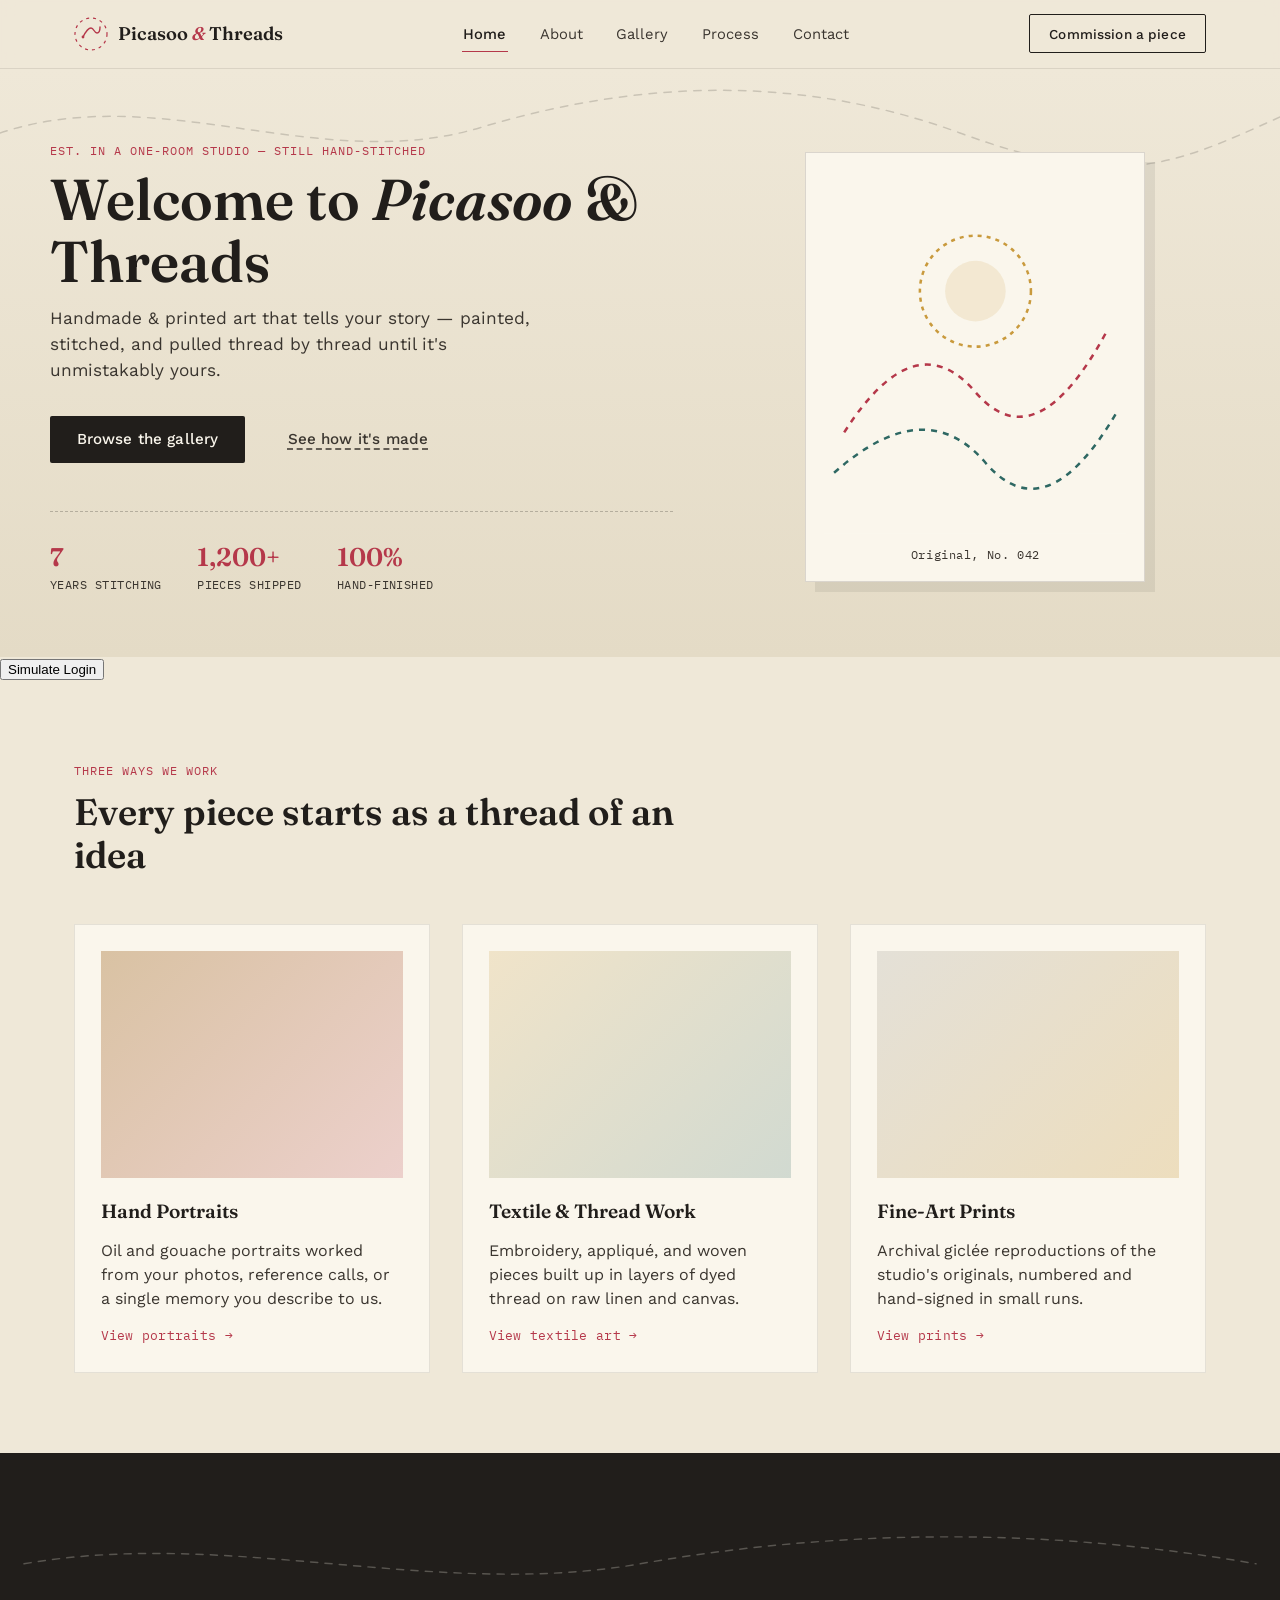
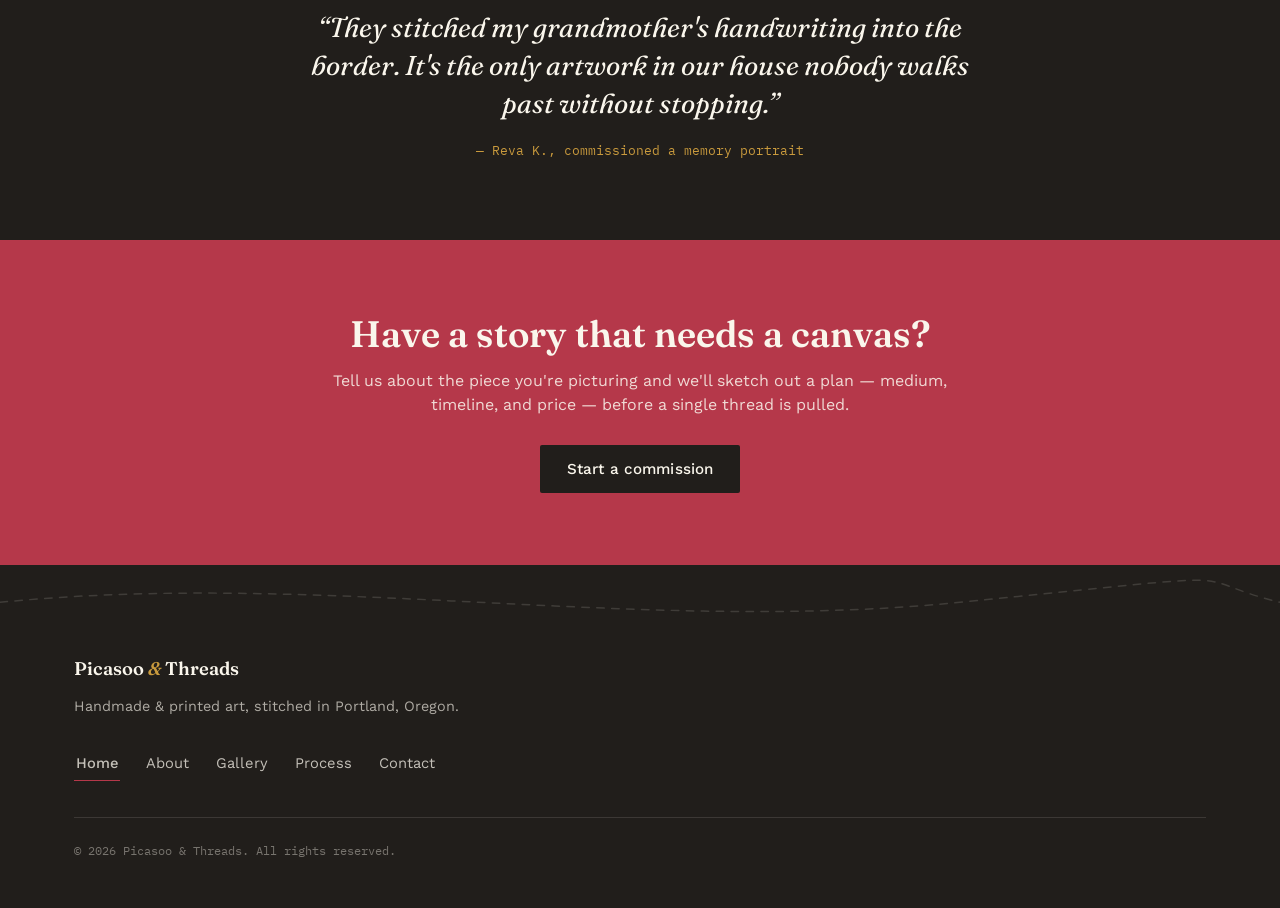
<file: index.html>
<!DOCTYPE html>
<html lang="en">

<head>

<script id="Cookiebot" src="https://consent.cookiebot.com/uc.js" data-cbid="9c045baf-9ea2-427d-b082-358d70e6b7ce" data-blockingmode="auto" type="text/javascript"></script>
   
   <script>
!function(e,a,n,t){var i=e.head;if(i){
if (a) return;
var o=e.createElement("style");
o.id="alloy-prehiding",o.innerText=n,i.appendChild(o),setTimeout(function(){o.parentNode&&o.parentNode.removeChild(o)},t)}}
(document, document.location.href.indexOf("adobe_authoring_enabled") !== -1, ".personalization-container { opacity: 0 !important }", 3000);
  </script>

<script src="https://assets.adobedtm.com/e72b4113c11a/50fa5ea1e41a/launch-1c0471c72a59-development.min.js" async></script>    <!-- PiccandThrds -->
   
<!--<script src="https://assets.adobedtm.com/e72b4113c11a/70b959d900ec/launch-e7c51a2e3374-development.min.js" async></script>        PicandThr-->            
  <!--<script src="https://assets.adobedtm.com/e72b4113c11a/955ede96d90c/launch-c6f8d9a4212a-development.min.js" async></script>-->

  <script src="datalayer.js" defer></script>
  <meta charset="UTF-8">
  <meta name="viewport" content="width=device-width, initial-scale=1.0">
  <title>Picasoo & Threads — Handmade & Printed Art</title>
  <meta name="description" content="Picasoo & Threads creates handmade and printed art — portraits, textile pieces, and fine-art prints — that tell your story.">
  <link rel="preconnect" href="https://fonts.googleapis.com">
  <link rel="preconnect" href="https://fonts.gstatic.com" crossorigin>
  <link href="https://fonts.googleapis.com/css2?family=Fraunces:ital,opsz,wght@0,9..144,300;0,9..144,500;0,9..144,600;1,9..144,500;1,9..144,600&family=Work+Sans:wght@300;400;500;600&family=IBM+Plex+Mono:wght@400;500&display=swap" rel="stylesheet">
  <link rel="stylesheet" href="style.css">

 
  <!--<script src="https://assets.adobedtm.com/e72b4113c11a/70b959d900ec/launch-e7c51a2e3374-development.min.js" async></script>-->
  <!-- <script src="https://assets.adobedtm.com/e72b4113c11a/c3643f7dc7d4/launch-458a84774e13-development.min.js" async></script>-->
</head>

<body>

  <!-- ============ SITE HEADER / NAV ============ -->
  <header class="site-header" id="siteHeader">
    <div class="header-inner">
      <a href="#home" class="logo" data-route="home" aria-label="Picasoo & Threads home">
        <svg class="logo-mark" width="34" height="34" viewBox="0 0 34 34" fill="none" xmlns="http://www.w3.org/2000/svg" aria-hidden="true">
          <circle cx="17" cy="17" r="16" stroke="currentColor" stroke-width="1.2" stroke-dasharray="3 4"/>
          <path d="M9 20c3-6 5-9 8-9s3 5 6 5 3-3 3-6" stroke="currentColor" stroke-width="1.4" fill="none" stroke-linecap="round"/>
          <circle cx="9" cy="20" r="1.4" fill="currentColor"/>
        </svg>
        <span class="logo-text">Picasoo <em>&amp;</em> Threads</span>
      </a>

      <nav class="site-nav" aria-label="Primary">
        <button class="nav-link" data-route="home">Home</button>
        <button class="nav-link" data-route="about">About</button>
        <button class="nav-link" data-route="gallery">Gallery</button>
        <button class="nav-link" data-route="process">Process</button>
        <button class="nav-link" data-route="contact">Contact</button>
      </nav>

      <div class="header-actions">
        <button class="btn btn-outline nav-cta" data-route="contact">Commission a piece</button>
        <button class="menu-toggle" id="menuToggle" aria-label="Toggle menu" aria-expanded="false">
          <span></span><span></span><span></span>
        </button>
      </div>
    </div>

    <!-- mobile nav -->
    <nav class="mobile-nav" id="mobileNav" aria-label="Mobile">
      <button class="nav-link" data-route="home">Home</button>
      <button class="nav-link" data-route="about">About</button>
      <button class="nav-link" data-route="gallery">Gallery</button>
      <button class="nav-link" data-route="process">Process</button>
      <button class="nav-link" data-route="contact">Contact</button>
    </nav>
  </header>

  <!-- ============ APP ROOT (SPA VIEWS MOUNT HERE) ============ -->
  <main id="app">

    <!-- ============ HOME VIEW ============ -->
    <section class="view" id="view-home" data-view="home">

      <div class="hero">
        <svg class="thread-svg hero-thread" viewBox="0 0 1200 100" preserveAspectRatio="none" aria-hidden="true">
          <path class="stitch-path" d="M0 60 C 150 10, 300 100, 450 55 S 750 5, 900 60 S 1100 90, 1200 45" />
        </svg>
        <div class="hero-inner">
          <div class="hero-copy">
            <p class="eyebrow">Est. in a one-room studio &mdash; still hand-stitched</p>
            <h1 class="heroo-heading">Welcome to <span class="ital">Picasoo</span> &amp; Threads</h1>
            <p class="hero-sub">Handmade &amp; printed art that tells your story &mdash; painted, stitched, and pulled thread by thread until it's unmistakably yours.</p>
            <div class="hero-actions">
              <button class="btn btn-primary" data-route="gallery">Browse the gallery</button>
              <button class="btn btn-ghost" data-route="process">See how it's made</button>
            </div>
            <div class="hero-stats">
              <div><span class="stat-num">7</span><span class="stat-label">years stitching</span></div>
              <div><span class="stat-num">1,200+</span><span class="stat-label">pieces shipped</span></div>
              <div><span class="stat-num">100%</span><span class="stat-label">hand-finished</span></div>
            </div>
          </div>
          <div class="hero-visual" aria-hidden="true">
            <div class="canvas-frame">
              <div class="canvas-inner">
                <svg viewBox="0 0 300 360" width="100%" height="100%">
                  <rect x="0" y="0" width="300" height="360" fill="var(--paper)"/>
                  <path d="M20 260 Q 90 150 150 220 T 280 160" stroke="var(--thread-crimson)" stroke-width="2.5" fill="none" stroke-dasharray="6 6"/>
                  <path d="M10 300 Q 100 220 160 290 T 290 240" stroke="var(--thread-teal)" stroke-width="2.5" fill="none" stroke-dasharray="6 6"/>
                  <circle cx="150" cy="120" r="55" fill="none" stroke="var(--thread-gold)" stroke-width="2.5" stroke-dasharray="4 5"/>
                  <circle cx="150" cy="120" r="30" fill="var(--thread-gold)" opacity="0.15"/>
                </svg>
              </div>
              <span class="frame-tag">Original, No. 042</span>
            </div>
          </div>
        </div>
      </div>

      <button id="simulateLoginBtn">Simulate Login</button>


      <section class="section collections">
        <div class="section-head">
          <p class="eyebrow">Three ways we work</p>
          <h2>Every piece starts as a thread of an idea</h2>
        </div>
        <div class="collection-grid">
          <article class="collection-card">
            <div class="card-thumb thumb-portrait" aria-hidden="true"></div>
            <h3>Hand Portraits</h3>
            <p>Oil and gouache portraits worked from your photos, reference calls, or a single memory you describe to us.</p>
            <button class="text-link" data-route="gallery">View portraits &rarr;</button>
          </article>
          <article class="collection-card">
            <div class="card-thumb thumb-textile" aria-hidden="true"></div>
            <h3>Textile & Thread Work</h3>
            <p>Embroidery, appliqué, and woven pieces built up in layers of dyed thread on raw linen and canvas.</p>
            <button class="text-link" data-route="gallery">View textile art &rarr;</button>
          </article>
          <article class="collection-card">
            <div class="card-thumb thumb-print" aria-hidden="true"></div>
            <h3>Fine-Art Prints</h3>
            <p>Archival giclée reproductions of the studio's originals, numbered and hand-signed in small runs.</p>
            <button class="text-link" data-route="gallery">View prints &rarr;</button>
          </article>
        </div>
      </section>

      <section class="section testimonial-band">
        <svg class="thread-svg" viewBox="0 0 1200 60" preserveAspectRatio="none" aria-hidden="true">
          <path class="stitch-path" d="M0 30 C 200 -5, 400 65, 600 30 S 1000 -5, 1200 30" />
        </svg>
        <blockquote>
          <p>&ldquo;They stitched my grandmother's handwriting into the border. It's the only artwork in our house nobody walks past without stopping.&rdquo;</p>
          <cite>&mdash; Reva K., commissioned a memory portrait</cite>
        </blockquote>
      </section>

      <section class="section cta-band">
        <div class="cta-inner">
          <h2>Have a story that needs a canvas?</h2>
          <p>Tell us about the piece you're picturing and we'll sketch out a plan &mdash; medium, timeline, and price &mdash; before a single thread is pulled.</p>
          <button class="btn btn-primary" data-route="contact">Start a commission</button>
        </div>
      </section>

    </section>

    <!-- ============ ABOUT VIEW ============ -->
    <section class="view" id="view-about" data-view="about" hidden>
      <div class="page-hero">
        <p class="eyebrow">About the studio</p>
        <h1>Made by hand, on purpose</h1>
        <p class="page-hero-sub">Picasoo &amp; Threads is a two-person studio proving that "handmade" can still mean something in a world of print-on-demand.</p>
      </div>

      <section class="section about-story">
        <div class="story-grid">
          <div class="story-visual" aria-hidden="true">
            <svg viewBox="0 0 320 320" width="100%" height="100%">
              <rect width="320" height="320" fill="var(--paper)"/>
              <path d="M30 60 Q 160 20 290 60" stroke="var(--thread-crimson)" stroke-width="2" fill="none" stroke-dasharray="5 6"/>
              <path d="M30 160 Q 160 260 290 160" stroke="var(--thread-teal)" stroke-width="2" fill="none" stroke-dasharray="5 6"/>
              <path d="M30 260 Q 160 200 290 260" stroke="var(--thread-gold)" stroke-width="2" fill="none" stroke-dasharray="5 6"/>
              <circle cx="160" cy="160" r="70" fill="none" stroke="var(--ink)" stroke-width="1.2"/>
            </svg>
          </div>
          <div class="story-copy">
            <p class="eyebrow">How we started</p>
            <h2>A sketchbook, a sewing box, and one stubborn idea</h2>
            <p>Picasoo &amp; Threads began in 2018 as two disciplines sharing one studio table: painting and embroidery. Neither felt complete alone &mdash; paint couldn't hold texture the way thread could, and thread alone couldn't hold a likeness. So we combined them.</p>
            <p>Today every commission still passes through both hands before it ships: one for the underpainting, one for the stitching that gives it depth you can feel with your fingertips.</p>
          </div>
        </div>
      </section>

      <section class="section values">
        <div class="section-head">
          <p class="eyebrow">What we hold to</p>
          <h2>Three rules we don't break</h2>
        </div>
        <div class="values-grid">
          <div class="value-card">
            <h3>No two pieces alike</h3>
            <p>We don't run production batches. Every commission is drafted, approved, and made once &mdash; for the person who asked for it.</p>
          </div>
          <div class="value-card">
            <h3>Materials that last decades</h3>
            <p>Archival canvas, lightfast pigment, and thread rated for fifty years without fading indoors.</p>
          </div>
          <div class="value-card">
            <h3>You see it before it's final</h3>
            <p>Every commission gets a sketch review and a progress photo before we move to finishing.</p>
          </div>
        </div>
      </section>

      <section class="section team">
        <div class="section-head">
          <p class="eyebrow">Who's stitching</p>
          <h2>The two hands behind the studio</h2>
        </div>
        <div class="team-grid">
          <div class="team-card">
            <div class="team-avatar" aria-hidden="true"></div>
            <h3>Meera Rao</h3>
            <p class="team-role">Painter &amp; Founder</p>
            <p>Trained in oil portraiture; leads every commission's underpainting and color plan.</p>
          </div>
          <div class="team-card">
            <div class="team-avatar avatar-alt" aria-hidden="true"></div>
            <h3>Iven Costa</h3>
            <p class="team-role">Textile Artist &amp; Co-founder</p>
            <p>Hand-dyes thread in-house and builds the embroidery and appliqué layers.</p>
          </div>
        </div>
      </section>
    </section>

    <!-- ============ GALLERY VIEW ============ -->
    <section class="view" id="view-gallery" data-view="gallery" hidden>
      <div class="page-hero">
        <p class="eyebrow">The gallery</p>
        <h1>Browse the collection</h1>
        <p class="page-hero-sub">A running archive of studio originals and print editions. Filter by medium to find your fit.</p>
      </div>

      <div class="section gallery-section">
        <div class="filter-bar" role="tablist" aria-label="Filter gallery by category">
          <button class="filter-btn is-active" data-filter="all" role="tab" aria-selected="true">All work</button>
          <button class="filter-btn" data-filter="portrait" role="tab" aria-selected="false">Portraits</button>
          <button class="filter-btn" data-filter="textile" role="tab" aria-selected="false">Textile</button>
          <button class="filter-btn" data-filter="print" role="tab" aria-selected="false">Prints</button>
        </div>

        <div class="gallery-grid" id="galleryGrid">
          <!-- gallery cards injected by script.js -->
        </div>
      </div>
    </section>

    <!-- ============ PROCESS VIEW ============ -->
    <section class="view" id="view-process" data-view="process" hidden>
      <div class="page-hero">
        <p class="eyebrow">From sketch to shipment</p>
        <h1>How a piece gets made</h1>
        <p class="page-hero-sub">Every commission follows the same five-stage path, start to finish, usually four to six weeks.</p>
      </div>

      <section class="section process-timeline">
        <svg class="thread-svg timeline-thread" viewBox="0 0 1200 40" preserveAspectRatio="none" aria-hidden="true">
          <path class="stitch-path" d="M0 20 L 1200 20" />
        </svg>
        <ol class="timeline-list">
          <li class="timeline-step">
            <span class="step-mark">Stage 1</span>
            <h3>Conversation</h3>
            <p>A call or written brief: your photos, your story, the mood you want on the wall.</p>
          </li>
          <li class="timeline-step">
            <span class="step-mark">Stage 2</span>
            <h3>Sketch &amp; plan</h3>
            <p>A graphite sketch and a materials plan &mdash; canvas size, thread palette, timeline, price.</p>
          </li>
          <li class="timeline-step">
            <span class="step-mark">Stage 3</span>
            <h3>Underpainting</h3>
            <p>Meera blocks in color and light in oil or gouache; you'll see a progress photo here.</p>
          </li>
          <li class="timeline-step">
            <span class="step-mark">Stage 4</span>
            <h3>Threadwork</h3>
            <p>Iven hand-dyes thread to match, then stitches texture, detail, and depth into the piece.</p>
          </li>
          <li class="timeline-step">
            <span class="step-mark">Stage 5</span>
            <h3>Finish &amp; ship</h3>
            <p>Varnish or steam-finish, frame if requested, and ship in a padded, trackable crate.</p>
          </li>
        </ol>
      </section>

      <section class="section faq">
        <div class="section-head">
          <p class="eyebrow">Common questions</p>
          <h2>Before you commission</h2>
        </div>
        <div class="faq-list">
          <details class="faq-item">
            <summary>How long does a commission take?</summary>
            <p>Most pieces take four to six weeks from approved sketch to shipment, depending on size and stitch density.</p>
          </details>
          <details class="faq-item">
            <summary>Can I request revisions to the sketch?</summary>
            <p>Yes &mdash; sketch review is included, and we won't move to painting until you approve it.</p>
          </details>
          <details class="faq-item">
            <summary>Do you ship internationally?</summary>
            <p>We do. International pieces ship in padded crates with tracked, insured freight.</p>
          </details>
          <details class="faq-item">
            <summary>What sizes are available?</summary>
            <p>From 12"&times;12" studies up to 40"&times;60" statement pieces; talk to us about anything larger.</p>
          </details>
        </div>
      </section>
    </section>

    <!-- ============ CONTACT VIEW ============ -->
    <section class="view" id="view-contact" data-view="contact" hidden>
      <div class="page-hero">
        <p class="eyebrow">Let's talk</p>
        <h1>Start a commission</h1>
        <p class="page-hero-sub">Tell us what you're picturing. We reply within two business days with a plan and a quote.</p>
      </div>

      <section class="section contact-section">
        <div class="contact-grid">
          <form class="contact-form" id="contactForm" novalidate>
            <div class="form-row">
              <label for="cf-name">Name</label>
              <input type="text" id="cf-name" name="name" required autocomplete="name">
            </div>
            <div class="form-row">
              <label for="cf-email">Email</label>
              <input type="email" id="cf-email" name="email" required autocomplete="email">
            </div>
            <div class="form-row">
              <label for="cf-medium">Interested in</label>
              <select id="cf-medium" name="medium">
                <option value="portrait">Hand portrait</option>
                <option value="textile">Textile & thread work</option>
                <option value="print">Fine-art print</option>
                <option value="unsure">Not sure yet</option>
              </select>
            </div>
            <div class="form-row">
              <label for="cf-message">Tell us about the piece</label>
              <textarea id="cf-message" name="message" rows="5" required></textarea>
            </div>
            <button type="submit" class="btn btn-primary">Send inquiry</button>
            <p class="form-status" id="formStatus" role="status" aria-live="polite"></p>
          </form>

          <aside class="contact-info">
            <div class="info-block">
              <h3>Studio</h3>
              <p>Picasoo &amp; Threads<br>14 Millbrook Lane<br>Portland, OR 97202</p>
            </div>
            <div class="info-block">
              <h3>Hours</h3>
              <p>Tue&ndash;Sat, 10am&ndash;5pm PT<br>Studio visits by appointment</p>
            </div>
            <div class="info-block">
              <h3>Reach us</h3>
              <p><a href="mailto:hello@picasoothreads.example">hello@picasoothreads.example</a><br>(503) 555-0148</p>
            </div>
          </aside>
        </div>
      </section>
    </section>

  </main>

  <!-- ============ FOOTER ============ -->
  <footer class="site-footer">
    <svg class="thread-svg footer-thread" viewBox="0 0 1200 40" preserveAspectRatio="none" aria-hidden="true">
      <path class="stitch-path" d="M0 20 C 300 -10, 600 50, 900 20 S 1100 -5, 1200 20" />
    </svg>
    <div class="footer-inner">
      <div class="footer-brand">
        <span class="logo-text">Picasoo <em>&amp;</em> Threads</span>
        <p>Handmade &amp; printed art, stitched in Portland, Oregon.</p>
      </div>
      <nav class="footer-nav" aria-label="Footer">
        <button class="nav-link" data-route="home">Home</button>
        <button class="nav-link" data-route="about">About</button>
        <button class="nav-link" data-route="gallery">Gallery</button>
        <button class="nav-link" data-route="process">Process</button>
        <button class="nav-link" data-route="contact">Contact</button>
      </nav>
      <p class="footer-legal">&copy; <span id="year"></span> Picasoo &amp; Threads. All rights reserved.</p>
    </div>
  </footer>

  <script src="script.js"></script>
</body>
</html>
</file>
<file: style.css>
/* ==========================================================
   PICASOO & THREADS — DESIGN TOKENS
   ========================================================== */
:root {
  --ink:            #211E1B;
  --ink-soft:       #3A352F;
  --linen:          #EFE8D8;
  --linen-deep:     #E4DBC6;
  --paper:          #FAF6EC;
  --thread-crimson: #B5384A;
  --thread-gold:    #C99A3D;
  --thread-teal:    #2E6863;

  --font-display: 'Fraunces', Georgia, serif;
  --font-body:    'Work Sans', -apple-system, sans-serif;
  --font-mono:    'IBM Plex Mono', 'Courier New', monospace;

  --container: 1180px;
  --radius: 2px;
  --ease: cubic-bezier(.4, 0, .2, 1);
}

* { box-sizing: border-box; }
html { scroll-behavior: smooth; }

body {
  margin: 0;
  font-family: var(--font-body);
  background: var(--linen);
  color: var(--ink);
  -webkit-font-smoothing: antialiased;
  line-height: 1.5;
}

img, svg { display: block; max-width: 100%; }

a { color: inherit; }

:focus-visible {
  outline: 2px solid var(--thread-crimson);
  outline-offset: 3px;
}

.ital { font-style: italic; }

/* ==========================================================
   BUTTONS
   ========================================================== */
.btn {
  font-family: var(--font-body);
  font-size: 0.95rem;
  font-weight: 500;
  letter-spacing: 0.01em;
  padding: 0.85rem 1.6rem;
  border-radius: var(--radius);
  border: 1px solid transparent;
  cursor: pointer;
  transition: transform 0.18s var(--ease), background 0.18s var(--ease), color 0.18s var(--ease), border-color 0.18s var(--ease);
}
.btn:hover { transform: translateY(-1px); }
.btn:active { transform: translateY(0); }

.btn-primary {
  background: var(--ink);
  color: var(--paper);
}
.btn-primary:hover { background: var(--thread-crimson); }

.btn-outline {
  background: transparent;
  border-color: var(--ink);
  color: var(--ink);
}
.btn-outline:hover { background: var(--ink); color: var(--paper); }

.btn-ghost {
  background: transparent;
  color: var(--ink-soft);
  border-color: transparent;
  text-decoration: underline;
  text-underline-offset: 4px;
  text-decoration-style: dashed;
}
.btn-ghost:hover { color: var(--thread-crimson); }

.text-link {
  background: none;
  border: none;
  padding: 0;
  font-family: var(--font-mono);
  font-size: 0.82rem;
  color: var(--thread-crimson);
  cursor: pointer;
  letter-spacing: 0.02em;
}
.text-link:hover { text-decoration: underline; }

/* ==========================================================
   HEADER / NAV
   ========================================================== */
.site-header {
  position: sticky;
  top: 0;
  z-index: 100;
  background: rgba(239, 232, 216, 0.92);
  backdrop-filter: blur(8px);
  border-bottom: 1px solid rgba(33, 30, 27, 0.1);
}

.header-inner {
  max-width: var(--container);
  margin: 0 auto;
  padding: 0.9rem 1.5rem;
  display: flex;
  align-items: center;
  justify-content: space-between;
  gap: 1.5rem;
}

.logo {
  display: flex;
  align-items: center;
  gap: 0.6rem;
  text-decoration: none;
  background: none;
  border: none;
  cursor: pointer;
}
.logo-mark { color: var(--thread-crimson); flex-shrink: 0; }
.logo-text {
  font-family: var(--font-display);
  font-size: 1.15rem;
  font-weight: 600;
  color: var(--ink);
}
.logo-text em { color: var(--thread-crimson); font-style: italic; }

.site-nav { display: flex; gap: 1.9rem; }

.nav-link {
  background: none;
  border: none;
  font-family: var(--font-body);
  font-size: 0.92rem;
  color: var(--ink-soft);
  cursor: pointer;
  padding: 0.3rem 0.1rem;
  position: relative;
}
.nav-link::after {
  content: '';
  position: absolute;
  left: 0; right: 0; bottom: -4px;
  height: 1px;
  background: var(--thread-crimson);
  transform: scaleX(0);
  transform-origin: left;
  transition: transform 0.2s var(--ease);
}
.nav-link:hover::after,
.nav-link.is-active::after { transform: scaleX(1); }
.nav-link.is-active { color: var(--ink); font-weight: 500; }

.header-actions { display: flex; align-items: center; gap: 1rem; }
.nav-cta { font-size: 0.85rem; padding: 0.65rem 1.2rem; }

.menu-toggle {
  display: none;
  flex-direction: column;
  gap: 5px;
  background: none;
  border: none;
  cursor: pointer;
  padding: 0.4rem;
}
.menu-toggle span {
  width: 22px; height: 2px;
  background: var(--ink);
  transition: transform 0.2s var(--ease), opacity 0.2s var(--ease);
}

.mobile-nav {
  display: none;
  flex-direction: column;
  padding: 0.5rem 1.5rem 1.2rem;
  gap: 0.2rem;
}
.mobile-nav .nav-link {
  text-align: left;
  padding: 0.6rem 0;
  border-bottom: 1px solid rgba(33,30,27,0.08);
  font-size: 1rem;
}

@media (max-width: 860px) {
  .site-nav, .nav-cta { display: none; }
  .menu-toggle { display: flex; }
  .mobile-nav.is-open { display: flex; }
}

/* ==========================================================
   LAYOUT PRIMITIVES
   ========================================================== */
.section {
  max-width: var(--container);
  margin: 0 auto;
  padding: 5rem 1.5rem;
}
.section-head { max-width: 640px; margin-bottom: 3rem; }
.section-head h2 { margin: 0.4rem 0 0; }

.eyebrow {
  font-family: var(--font-mono);
  font-size: 0.78rem;
  letter-spacing: 0.08em;
  text-transform: uppercase;
  color: var(--thread-crimson);
  margin: 0 0 0.6rem;
}

h1, h2, h3 { font-family: var(--font-display); font-weight: 600; margin: 0; color: var(--ink); }
h1 { font-size: clamp(2.4rem, 5vw, 3.6rem); line-height: 1.08; }
h2 { font-size: clamp(1.7rem, 3vw, 2.3rem); line-height: 1.18; }
h3 { font-size: 1.2rem; }
p { margin: 0.8rem 0 0; color: var(--ink-soft); }

/* thread SVG dividers — signature motif */
.thread-svg { width: 100%; height: auto; overflow: visible; }
.stitch-path {
  fill: none;
  stroke: var(--ink);
  stroke-width: 1.4;
  stroke-dasharray: 7 7;
  opacity: 0.35;
  stroke-linecap: round;
}
.hero-thread { position: absolute; top: 0; left: 0; z-index: 0; opacity: 0.5; }
.timeline-thread { margin-bottom: -0.5rem; }
.footer-thread { opacity: 0.4; }

/* scroll-reveal stitching animation */
.stitch-path {
  stroke-dashoffset: 300;
  transition: stroke-dashoffset 1.4s var(--ease);
}
.stitch-path.is-drawn { stroke-dashoffset: 0; }

/* ==========================================================
   HERO
   ========================================================== */
.hero {
  position: relative;
  padding: 2.5rem 1.5rem 4rem;
  background: linear-gradient(180deg, var(--linen) 0%, var(--linen-deep) 100%);
  overflow: hidden;
}
.hero-inner {
  position: relative;
  z-index: 1;
  max-width: var(--container);
  margin: 0 auto;
  display: grid;
  grid-template-columns: 1.1fr 0.9fr;
  gap: 3rem;
  align-items: center;
  padding-top: 2rem;
}
.heroo-heading { margin-top: 0.5rem; }
.hero-sub { max-width: 46ch; font-size: 1.08rem; }
.hero-actions { display: flex; gap: 1rem; margin-top: 2rem; flex-wrap: wrap; }

.hero-stats {
  display: flex;
  gap: 2.2rem;
  margin-top: 3rem;
  padding-top: 1.6rem;
  border-top: 1px dashed rgba(33,30,27,0.25);
}
.hero-stats > div { display: flex; flex-direction: column; }
.stat-num { font-family: var(--font-display); font-size: 1.6rem; font-weight: 600; color: var(--thread-crimson); }
.stat-label { font-family: var(--font-mono); font-size: 0.72rem; color: var(--ink-soft); text-transform: uppercase; letter-spacing: 0.04em; }

.hero-visual { display: flex; justify-content: center; }
.canvas-frame {
  background: var(--paper);
  padding: 1.1rem;
  border: 1px solid rgba(33,30,27,0.15);
  box-shadow: 10px 10px 0 rgba(33,30,27,0.08);
  width: min(340px, 100%);
  position: relative;
}
.canvas-inner { aspect-ratio: 5 / 6; overflow: hidden; }
.frame-tag {
  display: block;
  text-align: center;
  font-family: var(--font-mono);
  font-size: 0.72rem;
  letter-spacing: 0.05em;
  color: var(--ink-soft);
  margin-top: 0.8rem;
}

/* ==========================================================
   COLLECTIONS GRID
   ========================================================== */
.collection-grid {
  display: grid;
  grid-template-columns: repeat(3, 1fr);
  gap: 2rem;
}
.collection-card {
  background: var(--paper);
  padding: 1.6rem;
  border: 1px solid rgba(33,30,27,0.1);
}
.card-thumb {
  aspect-ratio: 4 / 3;
  margin-bottom: 1.2rem;
  background-size: cover;
  background-position: center;
}
.thumb-portrait { background: linear-gradient(135deg, #d9c2a3, #b5384a33); }
.thumb-textile  { background: linear-gradient(135deg, #c99a3d33, #2e686333); }
.thumb-print    { background: linear-gradient(135deg, #21201d1a, #c99a3d44); }
.collection-card h3 { margin-bottom: 0.3rem; }
.collection-card .text-link { display: inline-block; margin-top: 1rem; }

/* ==========================================================
   TESTIMONIAL BAND
   ========================================================== */
.testimonial-band {
  position: relative;
  background: var(--ink);
  color: var(--paper);
  max-width: none;
  padding: 5rem 1.5rem;
  text-align: center;
}
.testimonial-band .stitch-path { stroke: var(--paper); opacity: 0.25; }
.testimonial-band blockquote { max-width: 700px; margin: 0 auto; }
.testimonial-band p {
  font-family: var(--font-display);
  font-style: italic;
  font-size: clamp(1.3rem, 2.4vw, 1.7rem);
  color: var(--paper);
  line-height: 1.4;
}
.testimonial-band cite {
  display: block;
  margin-top: 1.2rem;
  font-family: var(--font-mono);
  font-style: normal;
  font-size: 0.8rem;
  color: var(--thread-gold);
}

/* ==========================================================
   CTA BAND
   ========================================================== */
.cta-band { max-width: none; background: var(--thread-crimson); padding: 4.5rem 1.5rem; }
.cta-inner { max-width: 640px; margin: 0 auto; text-align: center; }
.cta-band h2 { color: var(--paper); }
.cta-band p { color: rgba(250, 246, 236, 0.85); }
.cta-band .btn-primary { margin-top: 1.8rem; background: var(--ink); }
.cta-band .btn-primary:hover { background: var(--paper); color: var(--ink); }

/* ==========================================================
   PAGE HERO (about / gallery / process / contact)
   ========================================================== */
.page-hero {
  max-width: var(--container);
  margin: 0 auto;
  padding: 4rem 1.5rem 1rem;
}
.page-hero-sub { max-width: 56ch; font-size: 1.05rem; }

/* ==========================================================
   ABOUT
   ========================================================== */
.story-grid {
  display: grid;
  grid-template-columns: 0.9fr 1.1fr;
  gap: 3.5rem;
  align-items: center;
}
.story-copy p { max-width: 52ch; }
.story-copy h2 { margin-bottom: 1rem; }

.values-grid, .team-grid {
  display: grid;
  grid-template-columns: repeat(3, 1fr);
  gap: 1.6rem;
}
.team-grid { grid-template-columns: repeat(2, 1fr); max-width: 720px; }
.value-card, .team-card {
  background: var(--paper);
  padding: 1.8rem;
  border-top: 3px solid var(--thread-gold);
}
.team-card:nth-child(2) { border-top-color: var(--thread-teal); }
.team-avatar {
  width: 64px; height: 64px; border-radius: 50%;
  background: linear-gradient(135deg, var(--thread-crimson), var(--thread-gold));
  margin-bottom: 1rem;
}
.avatar-alt { background: linear-gradient(135deg, var(--thread-teal), var(--thread-gold)); }
.team-role { font-family: var(--font-mono); font-size: 0.78rem; color: var(--thread-crimson); margin-top: 0.1rem; }

/* ==========================================================
   GALLERY
   ========================================================== */
.filter-bar { display: flex; gap: 0.8rem; margin-bottom: 2.5rem; flex-wrap: wrap; }
.filter-btn {
  font-family: var(--font-mono);
  font-size: 0.78rem;
  letter-spacing: 0.03em;
  text-transform: uppercase;
  background: transparent;
  border: 1px solid rgba(33,30,27,0.25);
  padding: 0.55rem 1.1rem;
  cursor: pointer;
  color: var(--ink-soft);
  transition: all 0.18s var(--ease);
}
.filter-btn:hover { border-color: var(--ink); color: var(--ink); }
.filter-btn.is-active { background: var(--ink); color: var(--paper); border-color: var(--ink); }

.gallery-grid {
  display: grid;
  grid-template-columns: repeat(3, 1fr);
  gap: 1.8rem;
}
.gallery-card {
  background: var(--paper);
  border: 1px solid rgba(33,30,27,0.1);
  overflow: hidden;
  transition: transform 0.2s var(--ease), box-shadow 0.2s var(--ease);
}
.gallery-card:hover { transform: translateY(-4px); box-shadow: 6px 8px 0 rgba(33,30,27,0.1); }
.gallery-thumb { aspect-ratio: 4 / 5; }
.gallery-card-body { padding: 1.1rem 1.2rem 1.4rem; }
.gallery-card-body h3 { font-size: 1.05rem; }
.gallery-tag {
  display: inline-block;
  font-family: var(--font-mono);
  font-size: 0.68rem;
  text-transform: uppercase;
  letter-spacing: 0.04em;
  color: var(--thread-crimson);
  margin-top: 0.4rem;
}
.gallery-price { margin-top: 0.6rem; font-family: var(--font-mono); font-size: 0.85rem; color: var(--ink); }
.gallery-card[hidden] { display: none; }

/* ==========================================================
   PROCESS TIMELINE
   ========================================================== */
.process-timeline { position: relative; }
.timeline-list {
  list-style: none;
  margin: 2.5rem 0 0;
  padding: 0;
  display: grid;
  grid-template-columns: repeat(5, 1fr);
  gap: 1.4rem;
}
.timeline-step {
  background: var(--paper);
  padding: 1.4rem 1.2rem;
  border-left: 2px solid var(--thread-teal);
}
.step-mark {
  display: block;
  font-family: var(--font-mono);
  font-size: 0.72rem;
  color: var(--thread-teal);
  text-transform: uppercase;
  letter-spacing: 0.05em;
  margin-bottom: 0.5rem;
}
.timeline-step h3 { font-size: 1.05rem; margin-bottom: 0.3rem; }

/* FAQ */
.faq-list { max-width: 720px; }
.faq-item {
  border-bottom: 1px solid rgba(33,30,27,0.15);
  padding: 1.1rem 0;
}
.faq-item summary {
  font-family: var(--font-display);
  font-weight: 600;
  font-size: 1.05rem;
  cursor: pointer;
}
.faq-item p { max-width: 60ch; }

/* ==========================================================
   CONTACT
   ========================================================== */
.contact-grid {
  display: grid;
  grid-template-columns: 1.3fr 0.9fr;
  gap: 3.5rem;
}
.contact-form { display: flex; flex-direction: column; gap: 1.3rem; }
.form-row { display: flex; flex-direction: column; gap: 0.4rem; }
.form-row label {
  font-family: var(--font-mono);
  font-size: 0.75rem;
  text-transform: uppercase;
  letter-spacing: 0.04em;
  color: var(--ink-soft);
}
.form-row input, .form-row select, .form-row textarea {
  font-family: var(--font-body);
  font-size: 0.98rem;
  padding: 0.75rem 0.9rem;
  border: 1px solid rgba(33,30,27,0.25);
  background: var(--paper);
  color: var(--ink);
  border-radius: var(--radius);
}
.form-row input:focus, .form-row select:focus, .form-row textarea:focus {
  border-color: var(--thread-crimson);
}
.contact-form .btn { align-self: flex-start; margin-top: 0.4rem; }
.form-status { font-family: var(--font-mono); font-size: 0.85rem; color: var(--thread-teal); min-height: 1.2em; }
.form-status.is-error { color: var(--thread-crimson); }

.contact-info { display: flex; flex-direction: column; gap: 2rem; }
.info-block h3 { font-size: 1rem; margin-bottom: 0.4rem; }
.info-block a { color: var(--thread-crimson); text-decoration: none; }
.info-block a:hover { text-decoration: underline; }

/* ==========================================================
   FOOTER
   ========================================================== */
.site-footer {
  background: var(--ink);
  color: var(--paper);
  padding-top: 1rem;
}
.site-footer .stitch-path { stroke: var(--paper); }
.footer-inner {
  max-width: var(--container);
  margin: 0 auto;
  padding: 2rem 1.5rem 3rem;
  display: grid;
  grid-template-columns: 1.2fr 2fr;
  gap: 2rem;
  align-items: start;
}
.footer-brand .logo-text { color: var(--paper); }
.footer-brand .logo-text em { color: var(--thread-gold); }
.footer-brand p { color: rgba(250,246,236,0.65); font-size: 0.9rem; }
.footer-nav { display: flex; gap: 1.5rem; flex-wrap: wrap; grid-column: 1 / -1; }
.footer-nav .nav-link { color: rgba(250,246,236,0.75); }
.footer-nav .nav-link:hover { color: var(--paper); }
.footer-legal {
  grid-column: 1 / -1;
  font-family: var(--font-mono);
  font-size: 0.75rem;
  color: rgba(250,246,236,0.4);
  border-top: 1px solid rgba(250,246,236,0.12);
  padding-top: 1.5rem;
  margin-top: 0.5rem;
}

/* ==========================================================
   RESPONSIVE
   ========================================================== */
@media (max-width: 900px) {
  .hero-inner { grid-template-columns: 1fr; }
  .hero-visual { order: -1; max-width: 320px; margin: 0 auto; }
  .collection-grid { grid-template-columns: 1fr; }
  .story-grid { grid-template-columns: 1fr; }
  .story-visual { max-width: 320px; margin: 0 auto; }
  .values-grid { grid-template-columns: 1fr 1fr; }
  .gallery-grid { grid-template-columns: repeat(2, 1fr); }
  .timeline-list { grid-template-columns: repeat(2, 1fr); }
  .contact-grid { grid-template-columns: 1fr; }
  .footer-inner { grid-template-columns: 1fr; }
}

@media (max-width: 560px) {
  .section { padding: 3.5rem 1.25rem; }
  .values-grid, .team-grid, .gallery-grid, .timeline-list { grid-template-columns: 1fr; }
  .hero-stats { flex-wrap: wrap; gap: 1.4rem; }
}

/* reduced motion */
@media (prefers-reduced-motion: reduce) {
  html { scroll-behavior: auto; }
  .stitch-path { transition: none; stroke-dashoffset: 0; }
  .btn, .gallery-card { transition: none; }
}
</file>
